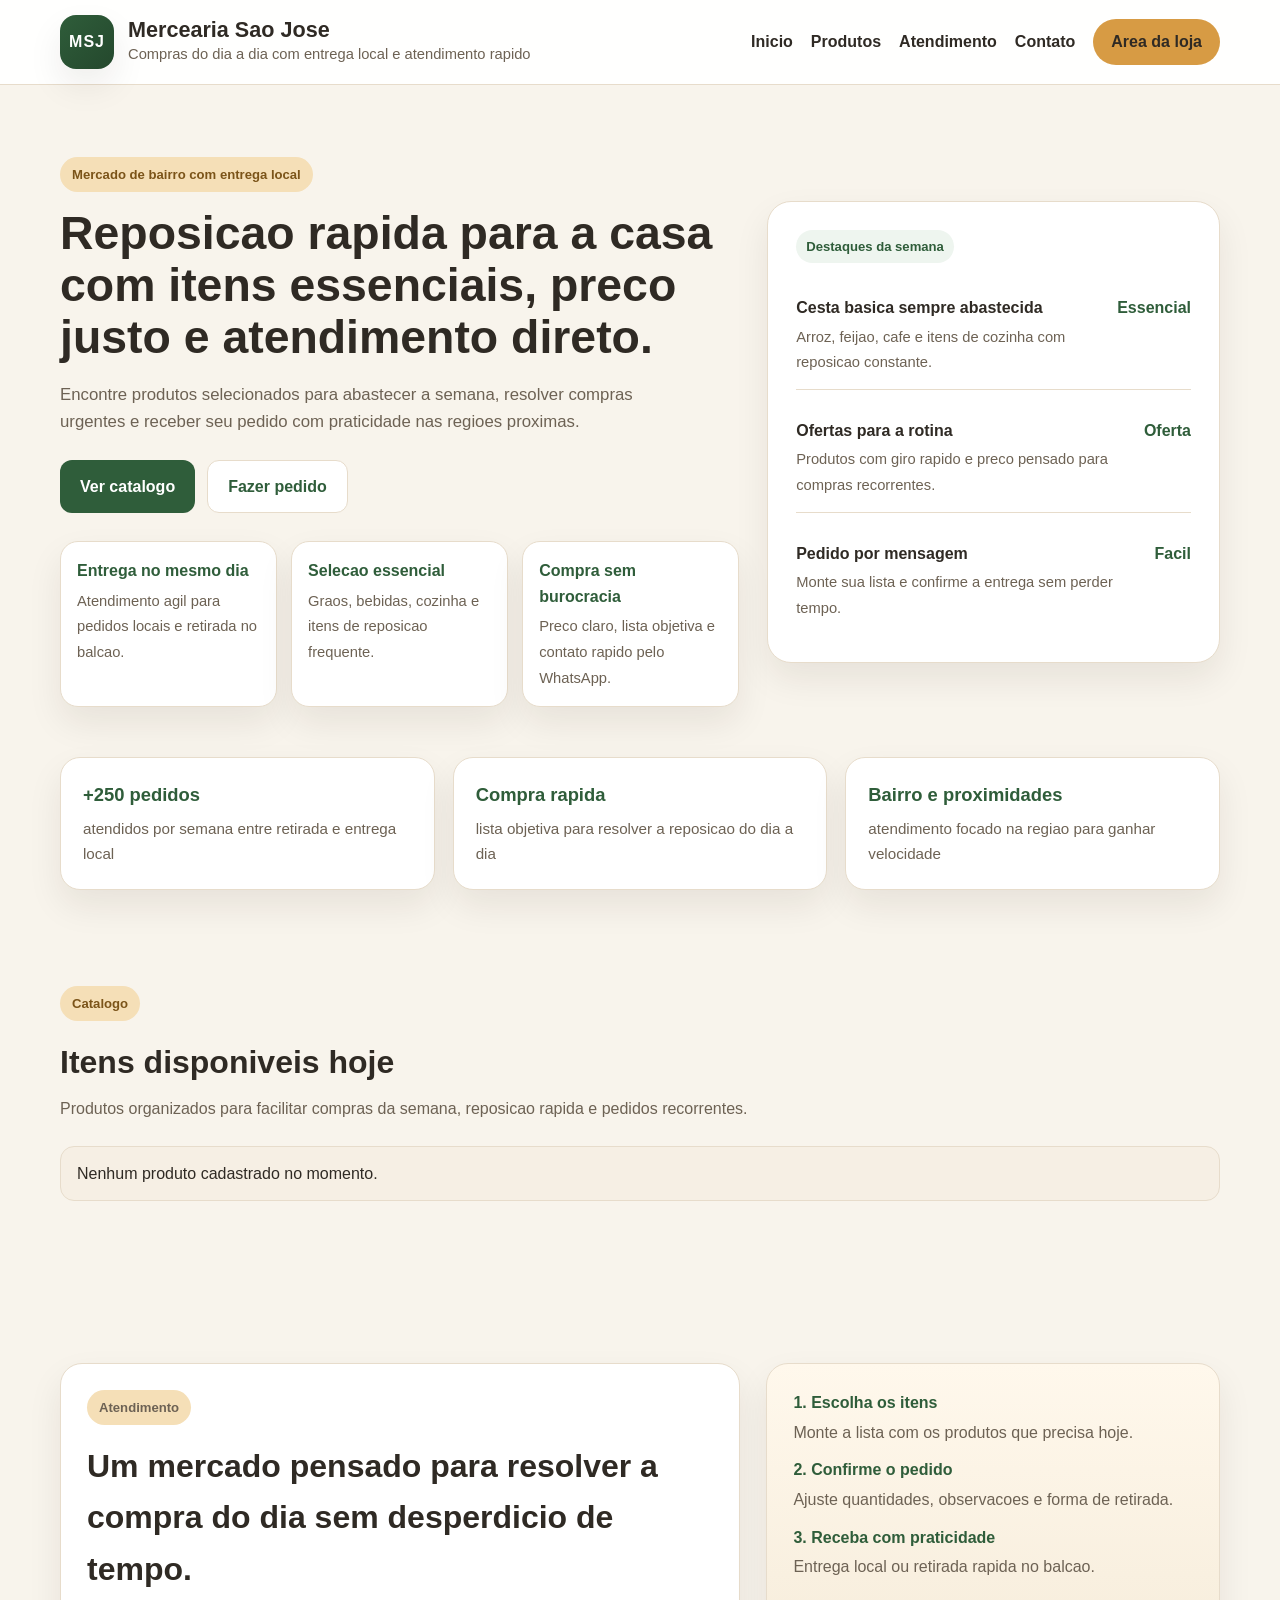
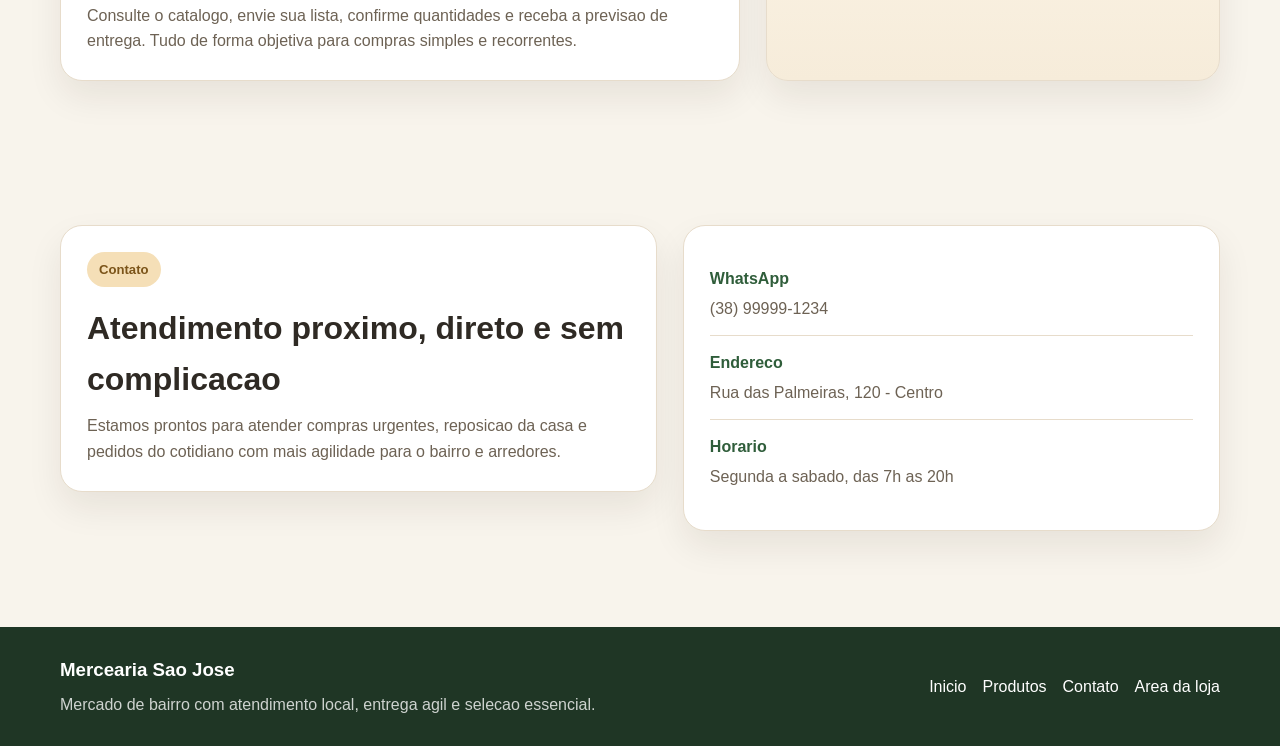
<file: index.html>
<!DOCTYPE html>
<html lang="pt-BR">
<head>
  <meta charset="UTF-8">
  <meta name="viewport" content="width=device-width, initial-scale=1.0">
  <title>Mercearia Sao Jose</title>
  <link rel="stylesheet" href="./styles/styles.css">
</head>
<body>
  <header class="site-header">
    <div class="container header-content">
      <a class="brand" href="#inicio" aria-label="Ir para o inicio da Mercearia Sao Jose">
        <div class="brand-badge">MSJ</div>
        <div>
          <h1>Mercearia Sao Jose</h1>
          <p>Compras do dia a dia com entrega local e atendimento rapido</p>
        </div>
      </a>

      <nav class="main-nav" aria-label="Navegacao principal">
        <a href="#inicio">Inicio</a>
        <a href="#produtos">Produtos</a>
        <a href="#atendimento">Atendimento</a>
        <a href="#contato">Contato</a>
        <a href="login.php" class="nav-highlight">Area da loja</a>
      </nav>
    </div>
  </header>

  <main>
    <section class="hero-section" id="inicio">
      <div class="container hero-grid">
        <div class="hero-text">
          <span class="section-tag">Mercado de bairro com entrega local</span>
          <h2>Reposicao rapida para a casa com itens essenciais, preco justo e atendimento direto.</h2>
          <p>
            Encontre produtos selecionados para abastecer a semana, resolver compras urgentes
            e receber seu pedido com praticidade nas regioes proximas.
          </p>

          <div class="hero-actions">
            <a href="#produtos" class="btn btn-primary">Ver catalogo</a>
            <a href="#contato" class="btn btn-secondary">Fazer pedido</a>
          </div>

          <div class="hero-info">
            <article class="hero-info-card">
              <strong>Entrega no mesmo dia</strong>
              <span>Atendimento agil para pedidos locais e retirada no balcao.</span>
            </article>
            <article class="hero-info-card">
              <strong>Selecao essencial</strong>
              <span>Graos, bebidas, cozinha e itens de reposicao frequente.</span>
            </article>
            <article class="hero-info-card">
              <strong>Compra sem burocracia</strong>
              <span>Preco claro, lista objetiva e contato rapido pelo WhatsApp.</span>
            </article>
          </div>
        </div>

        <aside class="hero-panel-card" aria-label="Destaques da semana">
          <span class="card-label">Destaques da semana</span>
          <ul class="featured-list">
            <li>
              <div>
                <strong>Cesta basica sempre abastecida</strong>
                <span>Arroz, feijao, cafe e itens de cozinha com reposicao constante.</span>
              </div>
              <b>Essencial</b>
            </li>
            <li>
              <div>
                <strong>Ofertas para a rotina</strong>
                <span>Produtos com giro rapido e preco pensado para compras recorrentes.</span>
              </div>
              <b>Oferta</b>
            </li>
            <li>
              <div>
                <strong>Pedido por mensagem</strong>
                <span>Monte sua lista e confirme a entrega sem perder tempo.</span>
              </div>
              <b>Facil</b>
            </li>
          </ul>
        </aside>
      </div>
    </section>

    <section class="trust-section" aria-label="Indicadores da loja">
      <div class="container trust-grid">
        <article class="trust-card">
          <strong>+250 pedidos</strong>
          <span>atendidos por semana entre retirada e entrega local</span>
        </article>
        <article class="trust-card">
          <strong>Compra rapida</strong>
          <span>lista objetiva para resolver a reposicao do dia a dia</span>
        </article>
        <article class="trust-card">
          <strong>Bairro e proximidades</strong>
          <span>atendimento focado na regiao para ganhar velocidade</span>
        </article>
      </div>
    </section>

    <section class="products-section" id="produtos">
      <div class="container">
        <div class="section-header">
          <span class="section-tag">Catalogo</span>
          <h2>Itens disponiveis hoje</h2>
          <p>Produtos organizados para facilitar compras da semana, reposicao rapida e pedidos recorrentes.</p>
        </div>

        <div class="feedback-message" id="mensagem-produtos" hidden></div>
        <div class="product-grid" id="lista-produtos" aria-live="polite"></div>
      </div>
    </section>

    <section class="service-section" id="atendimento">
      <div class="container service-grid">
        <article class="service-card">
          <span class="section-tag">Atendimento</span>
          <h2>Um mercado pensado para resolver a compra do dia sem desperdicio de tempo.</h2>
          <p>
            Consulte o catalogo, envie sua lista, confirme quantidades e receba a previsao de entrega.
            Tudo de forma objetiva para compras simples e recorrentes.
          </p>
        </article>

        <article class="service-card accent">
          <strong>1. Escolha os itens</strong>
          <span>Monte a lista com os produtos que precisa hoje.</span>
          <strong>2. Confirme o pedido</strong>
          <span>Ajuste quantidades, observacoes e forma de retirada.</span>
          <strong>3. Receba com praticidade</strong>
          <span>Entrega local ou retirada rapida no balcao.</span>
        </article>
      </div>
    </section>

    <section class="contact-section" id="contato">
      <div class="container contact-grid">
        <div class="contact-box">
          <span class="section-tag">Contato</span>
          <h2>Atendimento proximo, direto e sem complicacao</h2>
          <p>
            Estamos prontos para atender compras urgentes, reposicao da casa e pedidos do cotidiano
            com mais agilidade para o bairro e arredores.
          </p>
        </div>

        <div class="contact-card">
          <div class="contact-line">
            <strong>WhatsApp</strong>
            <span>(38) 99999-1234</span>
          </div>
          <div class="contact-line">
            <strong>Endereco</strong>
            <span>Rua das Palmeiras, 120 - Centro</span>
          </div>
          <div class="contact-line">
            <strong>Horario</strong>
            <span>Segunda a sabado, das 7h as 20h</span>
          </div>
        </div>
      </div>
    </section>
  </main>

  <footer class="site-footer">
    <div class="container footer-content">
      <div>
        <h3>Mercearia Sao Jose</h3>
        <p>Mercado de bairro com atendimento local, entrega agil e selecao essencial.</p>
      </div>
      <div class="footer-links">
        <a href="#inicio">Inicio</a>
        <a href="#produtos">Produtos</a>
        <a href="#contato">Contato</a>
        <a href="painel.html">Area da loja</a>
      </div>
    </div>
  </footer>

  <script src="script.js"></script>
</body>
</html>
</file>
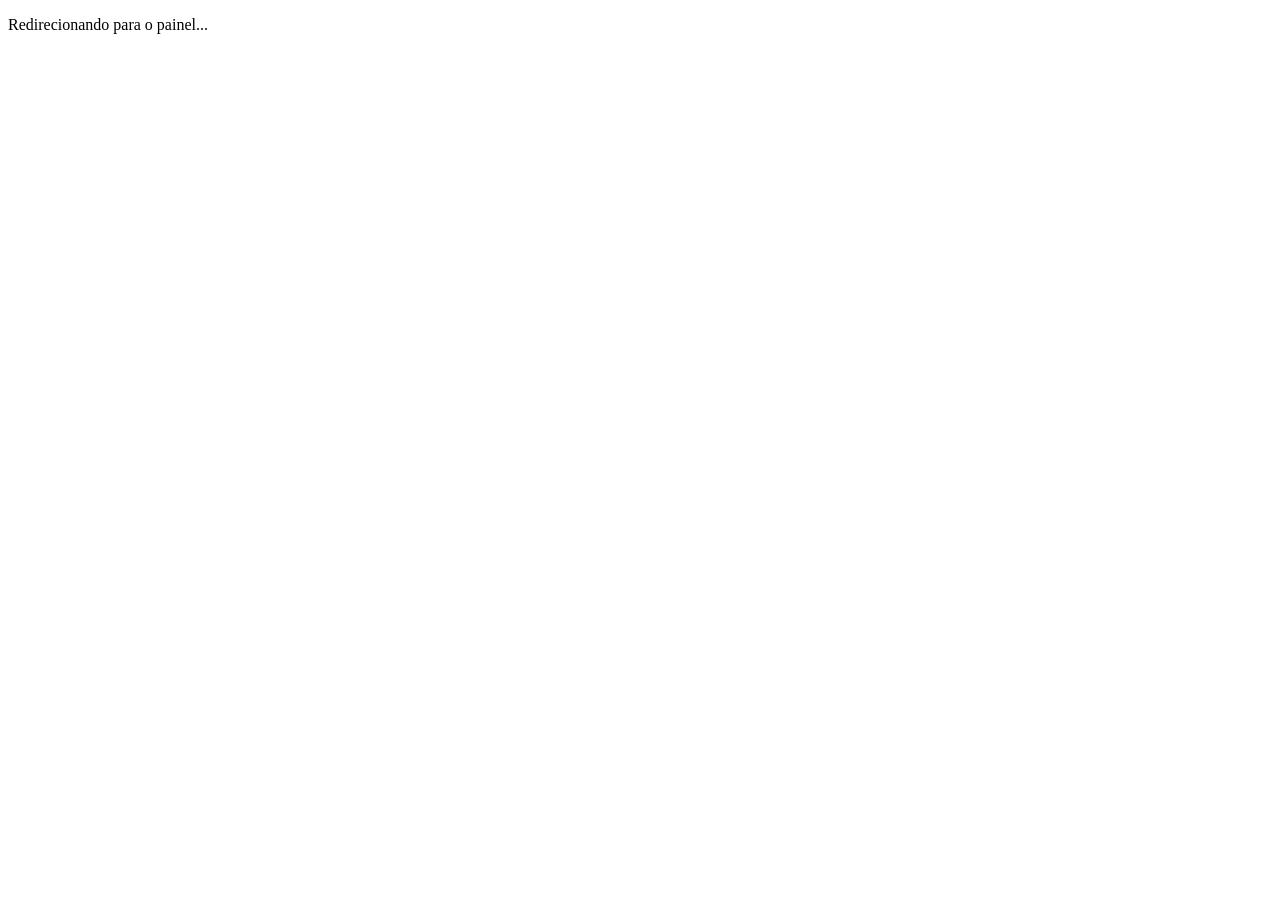
<file: painel.html>
<!DOCTYPE html>
<html lang="pt-BR">
<head>
  <meta charset="UTF-8">
  <meta http-equiv="refresh" content="0; url=painel.php">
  <title>Redirecionando...</title>
</head>
<body>
  <p>Redirecionando para o painel...</p>
</body>
</html>
</file>
<file: styles/styles.css>
* {
  margin: 0;
  padding: 0;
  box-sizing: border-box;
}

:root {
  --bg: #f8f4ec;
  --surface: #ffffff;
  --surface-soft: #f2eadc;
  --primary: #2f5d3a;
  --primary-dark: #24482d;
  --accent: #d79b44;
  --accent-soft: #f5dfb7;
  --text: #2f2a24;
  --text-soft: #6d6254;
  --border: #e7dccb;
  --danger: #b54444;
  --success: #226437;
  --shadow: 0 16px 35px rgba(38, 28, 14, 0.08);
}

html {
  scroll-behavior: smooth;
}

body {
  font-family: Arial, Helvetica, sans-serif;
  background: var(--bg);
  color: var(--text);
  line-height: 1.6;
}

a {
  text-decoration: none;
  color: inherit;
}

button,
input,
textarea {
  font: inherit;
}

.container {
  width: min(1160px, 92%);
  margin: 0 auto;
}

.site-header {
  background: rgba(255, 255, 255, 0.94);
  border-bottom: 1px solid var(--border);
  position: sticky;
  top: 0;
  z-index: 10;
  backdrop-filter: blur(8px);
}

.header-content {
  min-height: 84px;
  display: flex;
  justify-content: space-between;
  align-items: center;
  gap: 24px;
  flex-wrap: wrap;
  padding: 14px 0;
}

.brand {
  display: flex;
  align-items: center;
  gap: 14px;
}

.brand-badge {
  width: 54px;
  height: 54px;
  border-radius: 16px;
  background: linear-gradient(135deg, var(--primary), var(--primary-dark));
  color: #ffffff;
  display: flex;
  align-items: center;
  justify-content: center;
  font-weight: 700;
  letter-spacing: 1px;
  box-shadow: var(--shadow);
}

.brand h1 {
  font-size: 1.35rem;
  line-height: 1.2;
}

.brand p {
  color: var(--text-soft);
  font-size: 0.92rem;
}

.main-nav {
  display: flex;
  align-items: center;
  gap: 18px;
  flex-wrap: wrap;
}

.main-nav a {
  color: var(--text);
  font-weight: 600;
  transition: color 0.2s ease;
}

.main-nav a:hover {
  color: var(--primary);
}

.nav-highlight {
  padding: 10px 18px;
  border-radius: 999px;
  background: var(--accent);
  color: #ffffff;
}

.hero-section {
  padding: 72px 0 40px;
}

.trust-section {
  padding: 10px 0 24px;
}

.hero-grid {
  display: grid;
  grid-template-columns: 1.2fr 0.8fr;
  gap: 28px;
  align-items: center;
}

.section-tag {
  display: inline-block;
  padding: 7px 12px;
  border-radius: 999px;
  background: var(--accent-soft);
  color: #7b5419;
  font-weight: 700;
  font-size: 0.82rem;
  margin-bottom: 16px;
}

.hero-text h2 {
  font-size: 2.9rem;
  line-height: 1.12;
  max-width: 700px;
  margin-bottom: 18px;
}

.hero-text p {
  color: var(--text-soft);
  font-size: 1.05rem;
  max-width: 640px;
  margin-bottom: 24px;
}

.hero-actions {
  display: flex;
  gap: 12px;
  flex-wrap: wrap;
  margin-bottom: 28px;
}

.btn {
  display: inline-flex;
  align-items: center;
  justify-content: center;
  padding: 13px 20px;
  border-radius: 12px;
  border: none;
  font-weight: 700;
  cursor: pointer;
  transition: transform 0.2s ease, background 0.2s ease;
}

.btn:hover,
.table-btn:hover {
  transform: translateY(-1px);
}

.btn-primary {
  background: var(--primary);
  color: #ffffff;
}

.btn-primary:hover {
  background: var(--primary-dark);
}

.btn-secondary {
  background: #ffffff;
  color: var(--primary);
  border: 1px solid var(--border);
}

.hero-info {
  display: grid;
  grid-template-columns: repeat(3, 1fr);
  gap: 14px;
}

.hero-info-card,
.hero-panel-card,
.product-card,
.contact-card,
.contact-box,
.panel-card,
.trust-card,
.service-card {
  background: var(--surface);
  border: 1px solid var(--border);
  box-shadow: var(--shadow);
}

.hero-info-card {
  border-radius: 18px;
  padding: 16px;
}

.hero-info-card strong {
  display: block;
  margin-bottom: 4px;
  color: var(--primary);
}

.hero-info-card span {
  color: var(--text-soft);
  font-size: 0.92rem;
}

.hero-panel-card {
  border-radius: 24px;
  padding: 28px;
}

.card-label {
  display: inline-block;
  margin-bottom: 18px;
  font-size: 0.82rem;
  font-weight: 700;
  color: var(--primary);
  background: #eef5ef;
  padding: 6px 10px;
  border-radius: 999px;
}

.featured-list {
  list-style: none;
  display: grid;
  gap: 14px;
}

.featured-list li {
  display: flex;
  justify-content: space-between;
  gap: 16px;
  padding: 14px 0;
  border-bottom: 1px solid var(--border);
}

.featured-list li:last-child {
  border-bottom: none;
}

.featured-list strong {
  display: block;
  margin-bottom: 3px;
}

.featured-list span {
  color: var(--text-soft);
  font-size: 0.92rem;
}

.featured-list b {
  color: var(--primary);
  white-space: nowrap;
}

.trust-grid {
  display: grid;
  grid-template-columns: repeat(3, 1fr);
  gap: 18px;
}

.trust-card {
  border-radius: 20px;
  padding: 22px;
}

.trust-card strong {
  display: block;
  margin-bottom: 6px;
  color: var(--primary);
  font-size: 1.15rem;
}

.trust-card span {
  color: var(--text-soft);
  font-size: 0.95rem;
}

.products-section,
.contact-section,
.service-section {
  padding: 72px 0;
}

.section-header,
.panel-header {
  margin-bottom: 24px;
}

.section-header h2,
.contact-box h2 {
  font-size: 2rem;
  margin-bottom: 8px;
}

.section-header p,
.contact-box p {
  color: var(--text-soft);
  max-width: 760px;
}

.feedback-message {
  margin-bottom: 18px;
  padding: 14px 16px;
  border-radius: 14px;
  background: #f6efe4;
  border: 1px solid var(--border);
  color: var(--text);
}

.feedback-message.is-success {
  background: #e8f4ea;
  border-color: #cce4d0;
  color: var(--success);
}

.feedback-message.is-error {
  background: #faeaea;
  border-color: #ebc6c6;
  color: var(--danger);
}

.product-grid {
  display: grid;
  grid-template-columns: repeat(4, 1fr);
  gap: 22px;
}

.product-card {
  border-radius: 22px;
  overflow: hidden;
  transition: transform 0.2s ease;
}

.product-card:hover {
  transform: translateY(-4px);
}

.product-image {
  width: 100%;
  height: 220px;
  display: block;
  object-fit: cover;
  background: linear-gradient(135deg, #f3e4c9, #ecd39d);
}

.product-content {
  padding: 20px;
}

.product-category {
  display: inline-block;
  margin-bottom: 10px;
  font-size: 0.78rem;
  font-weight: 700;
  color: var(--primary);
  background: #eef5ef;
  padding: 6px 10px;
  border-radius: 999px;
}

.product-content h3 {
  font-size: 1.05rem;
  margin-bottom: 8px;
}

.product-content p {
  color: var(--text-soft);
  font-size: 0.95rem;
  margin-bottom: 18px;
  min-height: 72px;
}

.product-footer {
  display: flex;
  align-items: center;
  justify-content: space-between;
  gap: 12px;
}

.product-footer strong {
  color: var(--primary);
  font-size: 1.1rem;
}

.product-footer span {
  color: var(--text-soft);
  font-size: 0.9rem;
}

.contact-grid {
  display: grid;
  grid-template-columns: 1fr 0.9fr;
  gap: 26px;
  align-items: start;
}

.service-grid {
  display: grid;
  grid-template-columns: 1.2fr 0.8fr;
  gap: 26px;
  align-items: stretch;
}

.contact-box,
.contact-card,
.panel-card,
.service-card {
  border-radius: 22px;
  padding: 26px;
}

.service-card h2 {
  font-size: 2rem;
  margin-bottom: 8px;
}

.service-card p,
.service-card span {
  color: var(--text-soft);
}

.service-card.accent {
  background: linear-gradient(180deg, #fff8ec 0%, #f6ecda 100%);
}

.service-card.accent strong {
  display: block;
  margin-top: 12px;
  margin-bottom: 4px;
  color: var(--primary);
}

.service-card.accent strong:first-child {
  margin-top: 0;
}

.contact-line {
  display: grid;
  gap: 4px;
  padding: 14px 0;
  border-bottom: 1px solid var(--border);
}

.contact-line:last-child {
  border-bottom: none;
}

.contact-line strong {
  color: var(--primary);
}

.contact-line span {
  color: var(--text-soft);
}

.site-footer {
  background: #1f3625;
  color: #ffffff;
  padding: 28px 0;
  margin-top: 24px;
}

.footer-content {
  display: flex;
  justify-content: space-between;
  gap: 20px;
  flex-wrap: wrap;
}

.footer-content h3 {
  margin-bottom: 8px;
}

.footer-content p {
  color: rgba(255, 255, 255, 0.78);
}

.footer-links {
  display: flex;
  gap: 16px;
  align-items: center;
  flex-wrap: wrap;
}

.panel-page {
  background: #f6f2ea;
}

.login-page {
  min-height: 100vh;
  display: grid;
  place-items: center;
  padding: 28px 0;
}

.login-main {
  width: min(520px, 92%);
}

.login-card {
  background: var(--surface);
  border: 1px solid var(--border);
  box-shadow: var(--shadow);
  border-radius: 26px;
  padding: 32px;
}

.login-brand {
  margin-bottom: 26px;
}

.panel-main {
  padding: 34px 0 60px;
}

.panel-content {
  display: grid;
  gap: 22px;
}

.panel-header h2 {
  font-size: 1.5rem;
}

.product-form {
  display: grid;
  gap: 18px;
}

.form-group {
  display: grid;
  gap: 8px;
}

.form-group label {
  font-weight: 700;
  color: var(--text);
}

.form-group input,
.form-group textarea {
  width: 100%;
  background: #fffdf9;
  border: 1px solid var(--border);
  border-radius: 14px;
  padding: 14px 16px;
  outline: none;
}

.form-group input:focus,
.form-group textarea:focus {
  border-color: #cda15e;
}

.form-row {
  display: grid;
  grid-template-columns: 1fr 1fr;
  gap: 18px;
}

.form-actions {
  display: flex;
  gap: 12px;
  flex-wrap: wrap;
}

.table-wrapper {
  width: 100%;
  overflow-x: auto;
}

table {
  width: 100%;
  border-collapse: collapse;
}

thead {
  background: #fbf8f2;
}

th,
td {
  text-align: left;
  padding: 14px 12px;
  border-bottom: 1px solid var(--border);
}

th {
  color: var(--primary);
  font-size: 0.95rem;
}

td {
  color: var(--text);
}

.table-btn {
  padding: 8px 12px;
  border: none;
  border-radius: 10px;
  background: var(--primary);
  color: #ffffff;
  font-weight: 700;
  cursor: pointer;
}

.table-btn.danger {
  background: var(--danger);
}

.table-actions {
  display: flex;
  gap: 8px;
  flex-wrap: wrap;
}

.image-link {
  color: var(--primary);
  font-weight: 700;
}

@media (max-width: 1080px) {
  .hero-grid,
  .contact-grid,
  .service-grid {
    grid-template-columns: 1fr;
  }

  .product-grid {
    grid-template-columns: repeat(2, 1fr);
  }

  .hero-info,
  .trust-grid {
    grid-template-columns: 1fr;
  }
}

@media (max-width: 720px) {
  .main-nav,
  .header-content,
  .footer-content {
    flex-direction: column;
    align-items: flex-start;
  }

  .hero-text h2 {
    font-size: 2.1rem;
  }

  .section-header h2,
  .contact-box h2 {
    font-size: 1.6rem;
  }

  .product-grid,
  .form-row {
    grid-template-columns: 1fr;
  }

  .products-section,
  .contact-section,
  .service-section {
    padding: 56px 0;
  }
}
</file>
